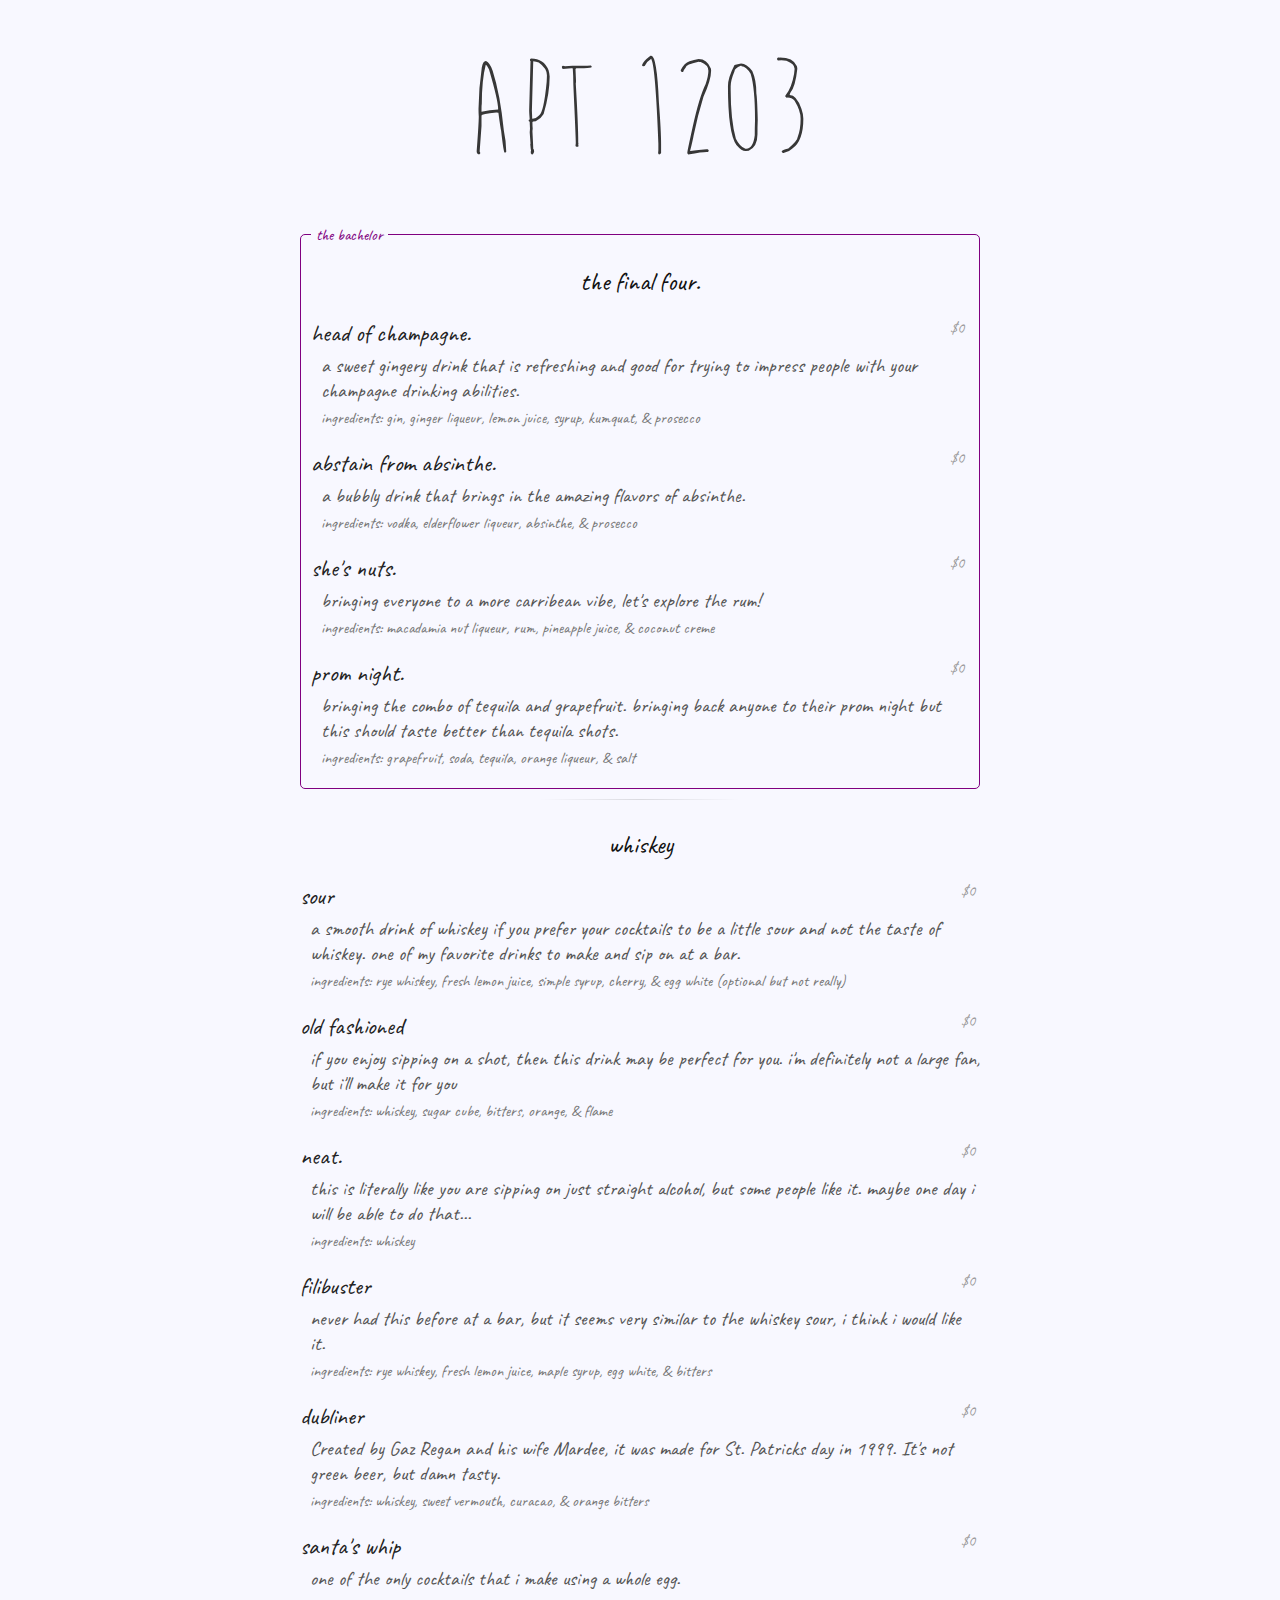
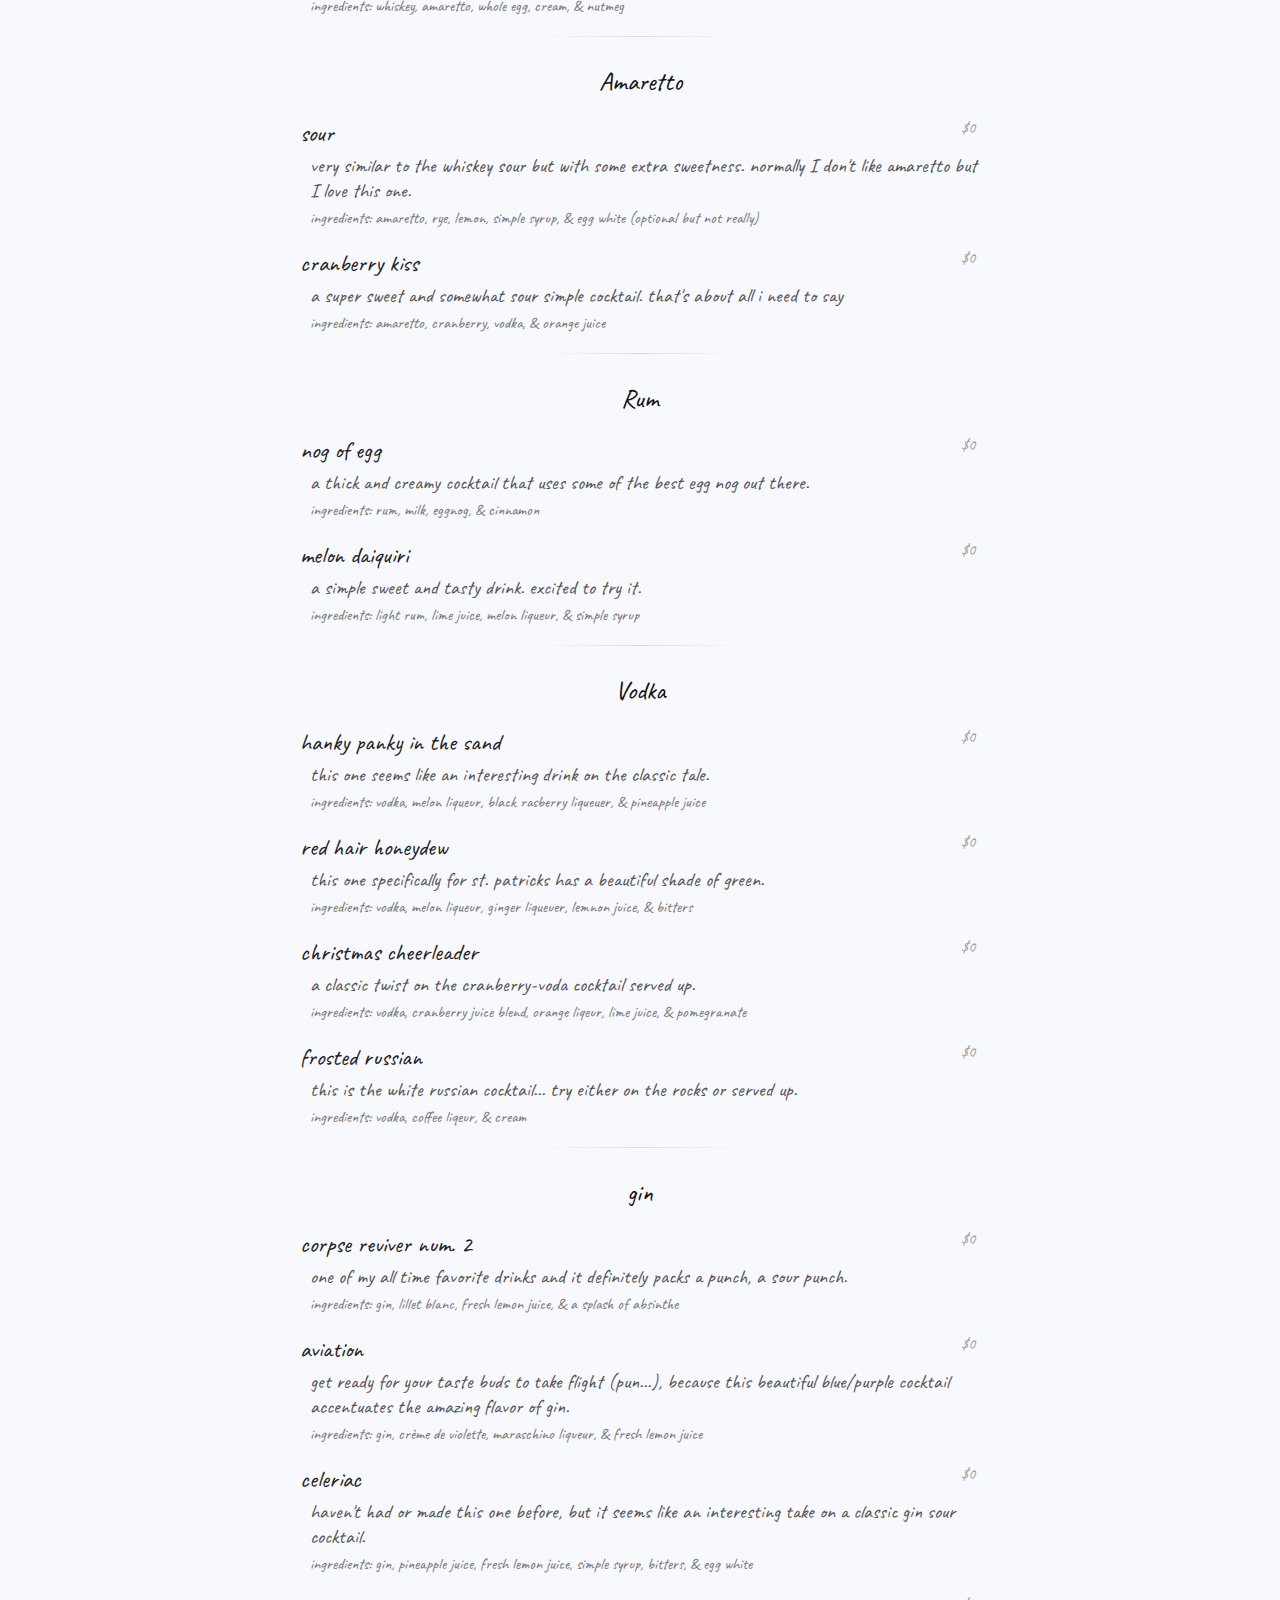
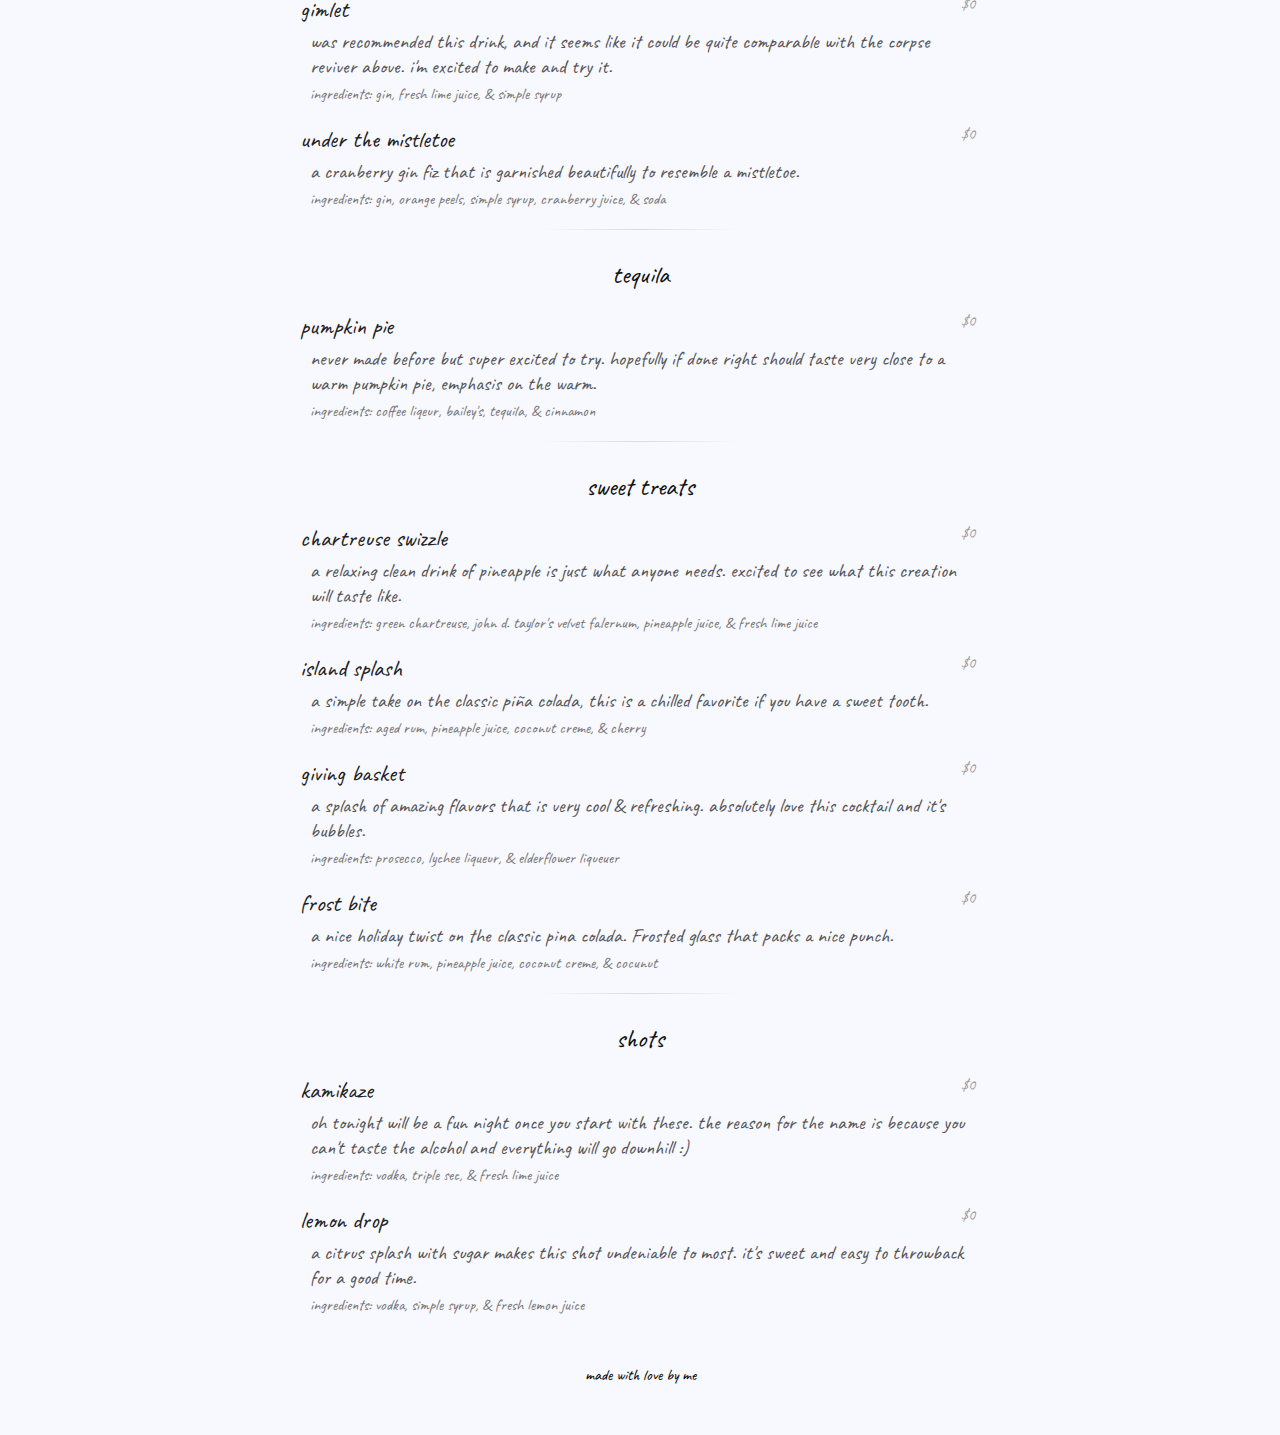
<file: index.html>
<!doctype html>
<html>
<head>
	<meta charset="utf8">
	<meta name='viewport' content='width=device-width, initial-scale=1.0, maximum-scale=1.0, user-scalable=0' />
	<title>Apt 1203</title>

	<link href="https://fonts.googleapis.com/css?family=Caveat:400,700" rel="stylesheet">
	<link href="css/main.css" rel="stylesheet">
</head>
<body>
	<div class="container">
		<img class="logo" src="imgs/logo.svg" />

		<div class="menu">
			<div class="labeledSection event">
				<div class="label">the bachelor</div>
				<div class="section">the final four.</div>

				<div class="item">
					<div class="name">head of champagne.</div>
					<div class="description">a sweet gingery drink that is refreshing and good for trying to impress people with your champagne drinking abilities.</div>
					<div class="ingredients">ingredients: gin, ginger liqueur, lemon juice, syrup, kumquat, &amp; prosecco</div>
					<div class="price">$0</div>
				</div>

				<div class="item">
					<div class="name">abstain from absinthe.</div>
					<div class="description">a bubbly drink that brings in the amazing flavors of absinthe.</div>
					<div class="ingredients">ingredients: vodka, elderflower liqueur, absinthe, &amp; prosecco</div>
					<div class="price">$0</div>
				</div>

				<div class="item">
					<div class="name">she's nuts.</div>
					<div class="description">bringing everyone to a more carribean vibe, let's explore the rum!</div>
					<div class="ingredients">ingredients: macadamia nut liqueur, rum, pineapple juice, &amp; coconut creme</div>
					<div class="price">$0</div>
				</div>

				<div class="item">
					<div class="name">prom night.</div>
					<div class="description">bringing the combo of tequila and grapefruit. bringing back anyone to their prom night but this should taste better than tequila shots.</div>
					<div class="ingredients">ingredients: grapefruit, soda, tequila, orange liqueur, &amp; salt</div>
					<div class="price">$0</div>
				</div>
			</div>

			<hr class="style-two" />

			<div class="section">whiskey</div>

			<div class="item">
				<div class="name">sour</div>
				<div class="description">a smooth drink of whiskey if you prefer your cocktails to be a little sour and not the taste of whiskey. one of my favorite drinks to make and sip on at a bar.</div>
				<div class="ingredients">ingredients: rye whiskey, fresh lemon juice, simple syrup, cherry, &amp; egg white (optional but not really)</div>
				<div class="price">$0</div>
			</div>

			<div class="item">
				<div class="name">old fashioned</div>
				<div class="description">if you enjoy sipping on a shot, then this drink may be perfect for you. i'm definitely not a large fan, but i'll make it for you</div>
				<div class="ingredients">ingredients: whiskey, sugar cube, bitters, orange, &amp; flame</div>
				<div class="price">$0</div>
			</div>

			<div class="item">
				<div class="name">neat.</div>
				<div class="description">this is literally like you are sipping on just straight alcohol, but some people like it. maybe one day i will be able to do that...</div>
				<div class="ingredients">ingredients: whiskey</div>
				<div class="price">$0</div>
			</div>

			<div class="item">
				<div class="name">filibuster</div>
				<div class="description">never had this before at a bar, but it seems very similar to the whiskey sour, i think i would like it.</div>
				<div class="ingredients">ingredients: rye whiskey, fresh lemon juice, maple syrup, egg white, &amp; bitters</div>
				<div class="price">$0</div>
			</div>

			<div class="item">
				<div class="name">dubliner</div>
				<div class="description">Created by Gaz Regan and his wife Mardee, it was made for St. Patricks day in 1999. It's not green beer, but damn tasty.</div>
				<div class="ingredients">ingredients: whiskey, sweet vermouth, curacao, &amp; orange bitters</div>
				<div class="price">$0</div>
			</div>

			<div class="item">
				<div class="name">santa's whip</div>
				<div class="description">one of the only cocktails that i make using a whole egg.</div>
				<div class="ingredients">ingredients: whiskey, amaretto, whole egg, cream, &amp; nutmeg</div>
				<div class="price">$0</div>
			</div>

			<hr class="style-two" />

			<div class="section">Amaretto</div>

			<div class="item">
				<div class="name">sour</div>
				<div class="description">very similar to the whiskey sour but with some extra sweetness. normally I don't like amaretto but I love this one.</div>
				<div class="ingredients">ingredients: amaretto, rye, lemon, simple syrup, &amp; egg white (optional but not really)</div>
				<div class="price">$0</div>
			</div>

			<div class="item">
				<div class="name">cranberry kiss</div>
				<div class="description">a super sweet and somewhat sour simple cocktail. that's about all i need to say</div>
				<div class="ingredients">ingredients: amaretto, cranberry, vodka, &amp; orange juice</div>
				<div class="price">$0</div>
			</div>

			<hr class="style-two" />

			<div class="section">Rum</div>

			<div class="item">
				<div class="name">nog of egg</div>
				<div class="description">a thick and creamy cocktail that uses some of the best egg nog out there.</div>
				<div class="ingredients">ingredients: rum, milk, eggnog, &amp; cinnamon</div>
				<div class="price">$0</div>
			</div>

			<div class="item">
				<div class="name">melon daiquiri</div>
				<div class="description">a simple sweet and tasty drink. excited to try it.</div>
				<div class="ingredients">ingredients: light rum, lime juice, melon liqueur, &amp; simple syrup</div>
				<div class="price">$0</div>
			</div>

			<hr class="style-two" />

			<div class="section">Vodka</div>

			<div class="item">
				<div class="name">hanky panky in the sand</div>
				<div class="description">this one seems like an interesting drink on the classic tale.</div>
				<div class="ingredients">ingredients: vodka, melon liqueur, black rasberry liqueuer, &amp; pineapple juice</div>
				<div class="price">$0</div>
			</div>

			<div class="item">
				<div class="name">red hair honeydew</div>
				<div class="description">this one specifically for st. patricks has a beautiful shade of green.</div>
				<div class="ingredients">ingredients: vodka, melon liqueur, ginger liqueuer, lemnon juice, &amp; bitters</div>
				<div class="price">$0</div>
			</div>

			<div class="item">
				<div class="name">christmas cheerleader</div>
				<div class="description">a classic twist on the cranberry-voda cocktail served up.</div>
				<div class="ingredients">ingredients: vodka, cranberry juice blend, orange liqeur, lime juice, &amp; pomegranate</div>
				<div class="price">$0</div>
			</div>

			<div class="item">
				<div class="name">frosted russian</div>
				<div class="description">this is the white russian cocktail... try either on the rocks or served up.</div>
				<div class="ingredients">ingredients: vodka, coffee liqeur, &amp; cream</div>
				<div class="price">$0</div>
			</div>

			<hr class="style-two" />

			<div class="section">gin</div>

			<div class="item">
				<div class="name">corpse reviver num. 2</div>
				<div class="description">one of my all time favorite drinks and it definitely packs a punch, a sour punch.</div>
				<div class="ingredients">ingredients: gin, lillet blanc, fresh lemon juice, &amp; a splash of absinthe</div>
				<div class="price">$0</div>
			</div>

			<div class="item">
				<div class="name">aviation</div>
				<div class="description">get ready for your taste buds to take flight (pun...), because this beautiful blue/purple cocktail accentuates the amazing flavor of gin.</div>
				<div class="ingredients">ingredients: gin, crème de violette, maraschino liqueur, &amp; fresh lemon juice</div>
				<div class="price">$0</div>
			</div>

			<div class="item">
				<div class="name">celeriac</div>
				<div class="description">haven't had or made this one before, but it seems like an interesting take on a classic gin sour cocktail.</div>
				<div class="ingredients">ingredients: gin, pineapple juice, fresh lemon juice, simple syrup, bitters, &amp; egg white</div>
				<div class="price">$0</div>
			</div>

			<div class="item">
				<div class="name">gimlet</div>
				<div class="description">was recommended this drink, and it seems like it could be quite comparable with the corpse reviver above. i'm excited to make and try it.</div>
				<div class="ingredients">ingredients: gin, fresh lime juice, &amp; simple syrup</div>
				<div class="price">$0</div>
			</div>

			<div class="item">
				<div class="name">under the mistletoe</div>
				<div class="description">a cranberry gin fiz that is garnished beautifully to resemble a mistletoe.</div>
				<div class="ingredients">ingredients: gin, orange peels, simple syrup, cranberry juice, &amp; soda</div>
				<div class="price">$0</div>
			</div>

			<hr class="style-two" />

			<div class="section">tequila</div>

			<div class="item">
				<div class="name">pumpkin pie</div>
				<div class="description">never made before but super excited to try. hopefully if done right should taste very close to a warm pumpkin pie, emphasis on the warm.</div>
				<div class="ingredients">ingredients: coffee liqeur, bailey's, tequila, &amp; cinnamon</div>
				<div class="price">$0</div>
			</div>

			<hr class="style-two" />

			<div class="section">sweet treats</div>

			<div class="item">
				<div class="name">chartreuse swizzle</div>
				<div class="description">a relaxing clean drink of pineapple is just what anyone needs. excited to see what this creation will taste like.</div>
				<div class="ingredients">ingredients: green chartreuse, john d. taylor's velvet falernum, pineapple juice, &amp; fresh lime juice</div>
				<div class="price">$0</div>
			</div>

			<div class="item">
				<div class="name">island splash</div>
				<div class="description">a simple take on the classic piña colada, this is a chilled favorite if you have a sweet tooth.</div>
				<div class="ingredients">ingredients: aged rum, pineapple juice, coconut creme, &amp; cherry</div>
				<div class="price">$0</div>
			</div>

			<div class="item">
				<div class="name">giving basket</div>
				<div class="description">a splash of amazing flavors that is very cool &amp; refreshing. absolutely love this cocktail and it's bubbles.</div>
				<div class="ingredients">ingredients: prosecco, lychee liqueur, &amp; elderflower liqueuer</div>
				<div class="price">$0</div>
			</div>

			<div class="item">
				<div class="name">frost bite</div>
				<div class="description">a nice holiday twist on the classic pina colada. Frosted glass that packs a nice punch.</div>
				<div class="ingredients">ingredients: white rum, pineapple juice, coconut creme, &amp; cocunut</div>
				<div class="price">$0</div>
			</div>

			<hr class="style-two" />

			<div class="section">shots</div>

			<div class="item">
				<div class="name">kamikaze</div>
				<div class="description">oh tonight will be a fun night once you start with these. the reason for the name is because you can't taste the alcohol and everything will go downhill :)</div>
				<div class="ingredients">ingredients: vodka, triple sec, &amp; fresh lime juice</div>
				<div class="price">$0</div>
			</div>

			<div class="item">
				<div class="name">lemon drop</div>
				<div class="description">a citrus splash with sugar makes this shot undeniable to most. it's sweet and easy to throwback for a good time.</div>
				<div class="ingredients">ingredients: vodka, simple syrup, &amp; fresh lemon juice</div>
				<div class="price">$0</div>
			</div>

			<br />
			<div class="footer">
				made with love by me
			</div>
		</div>
	</div>
</body>
</html>
</file>
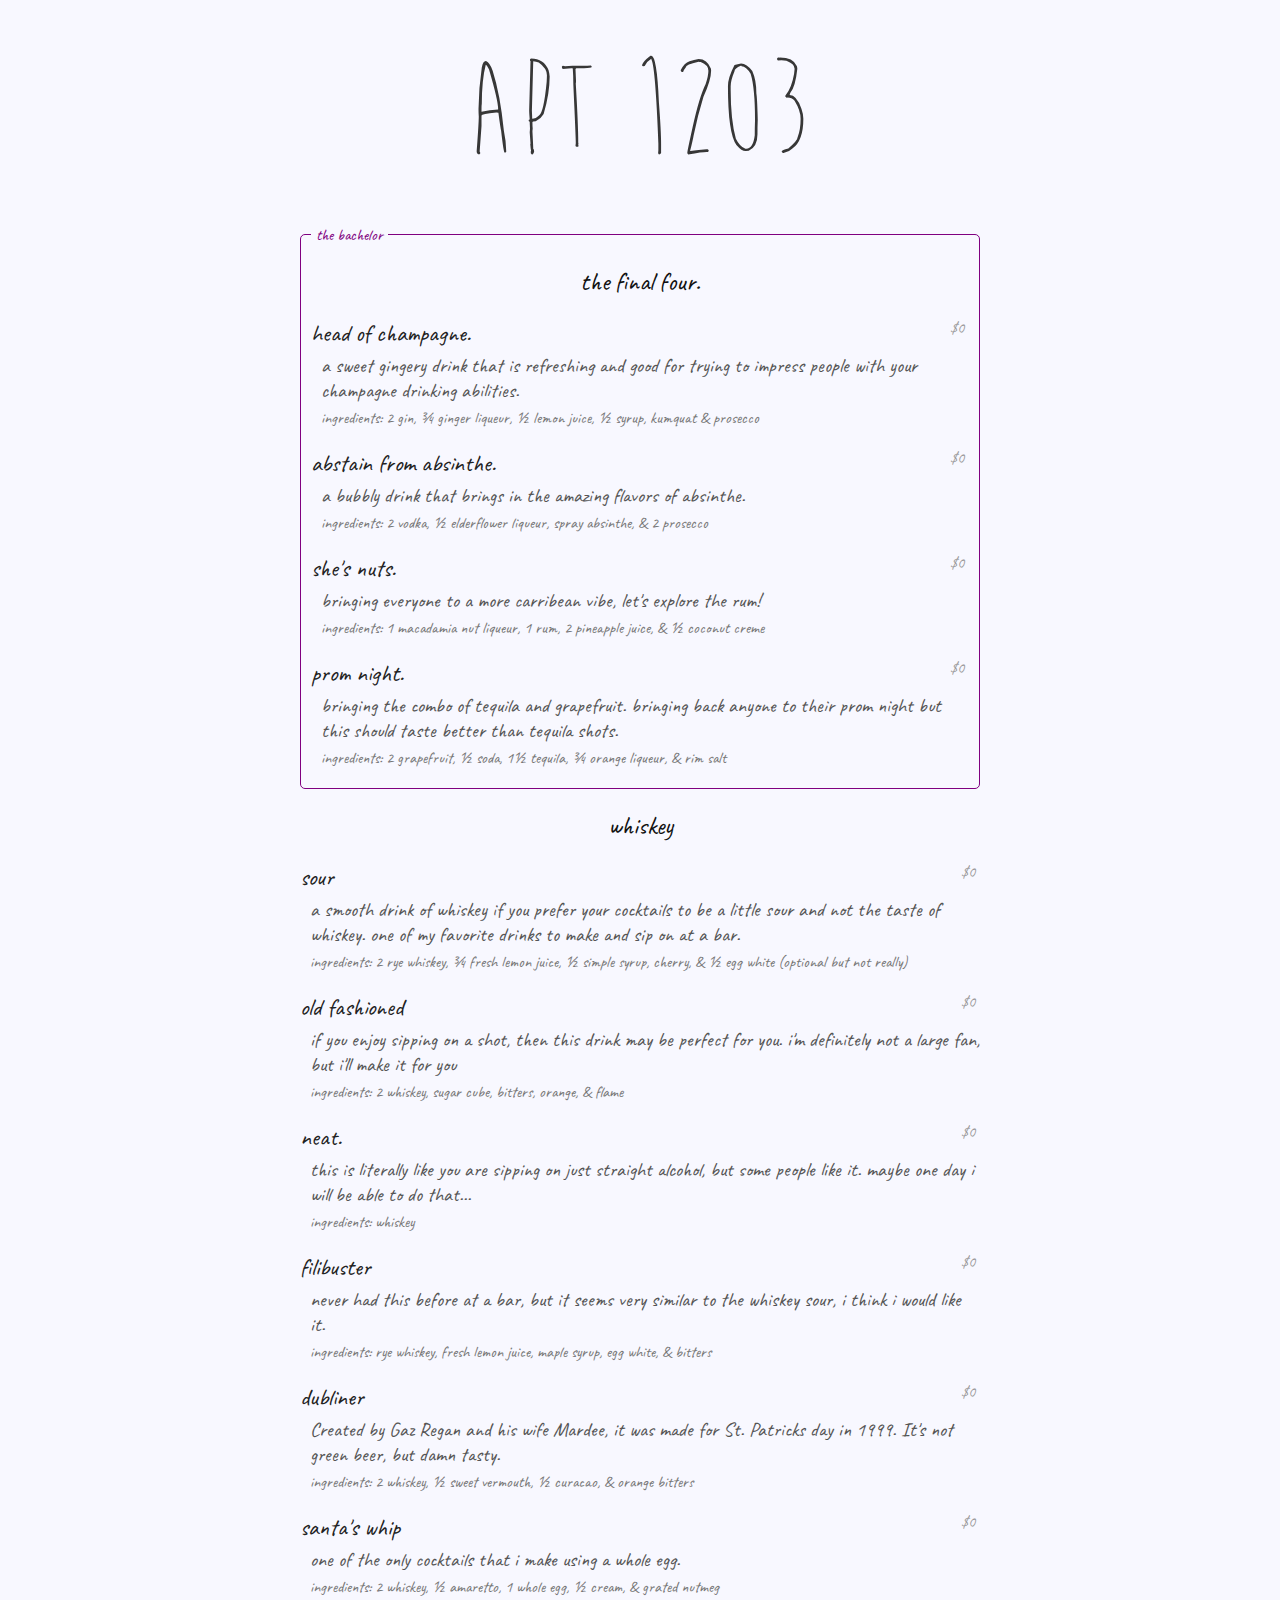
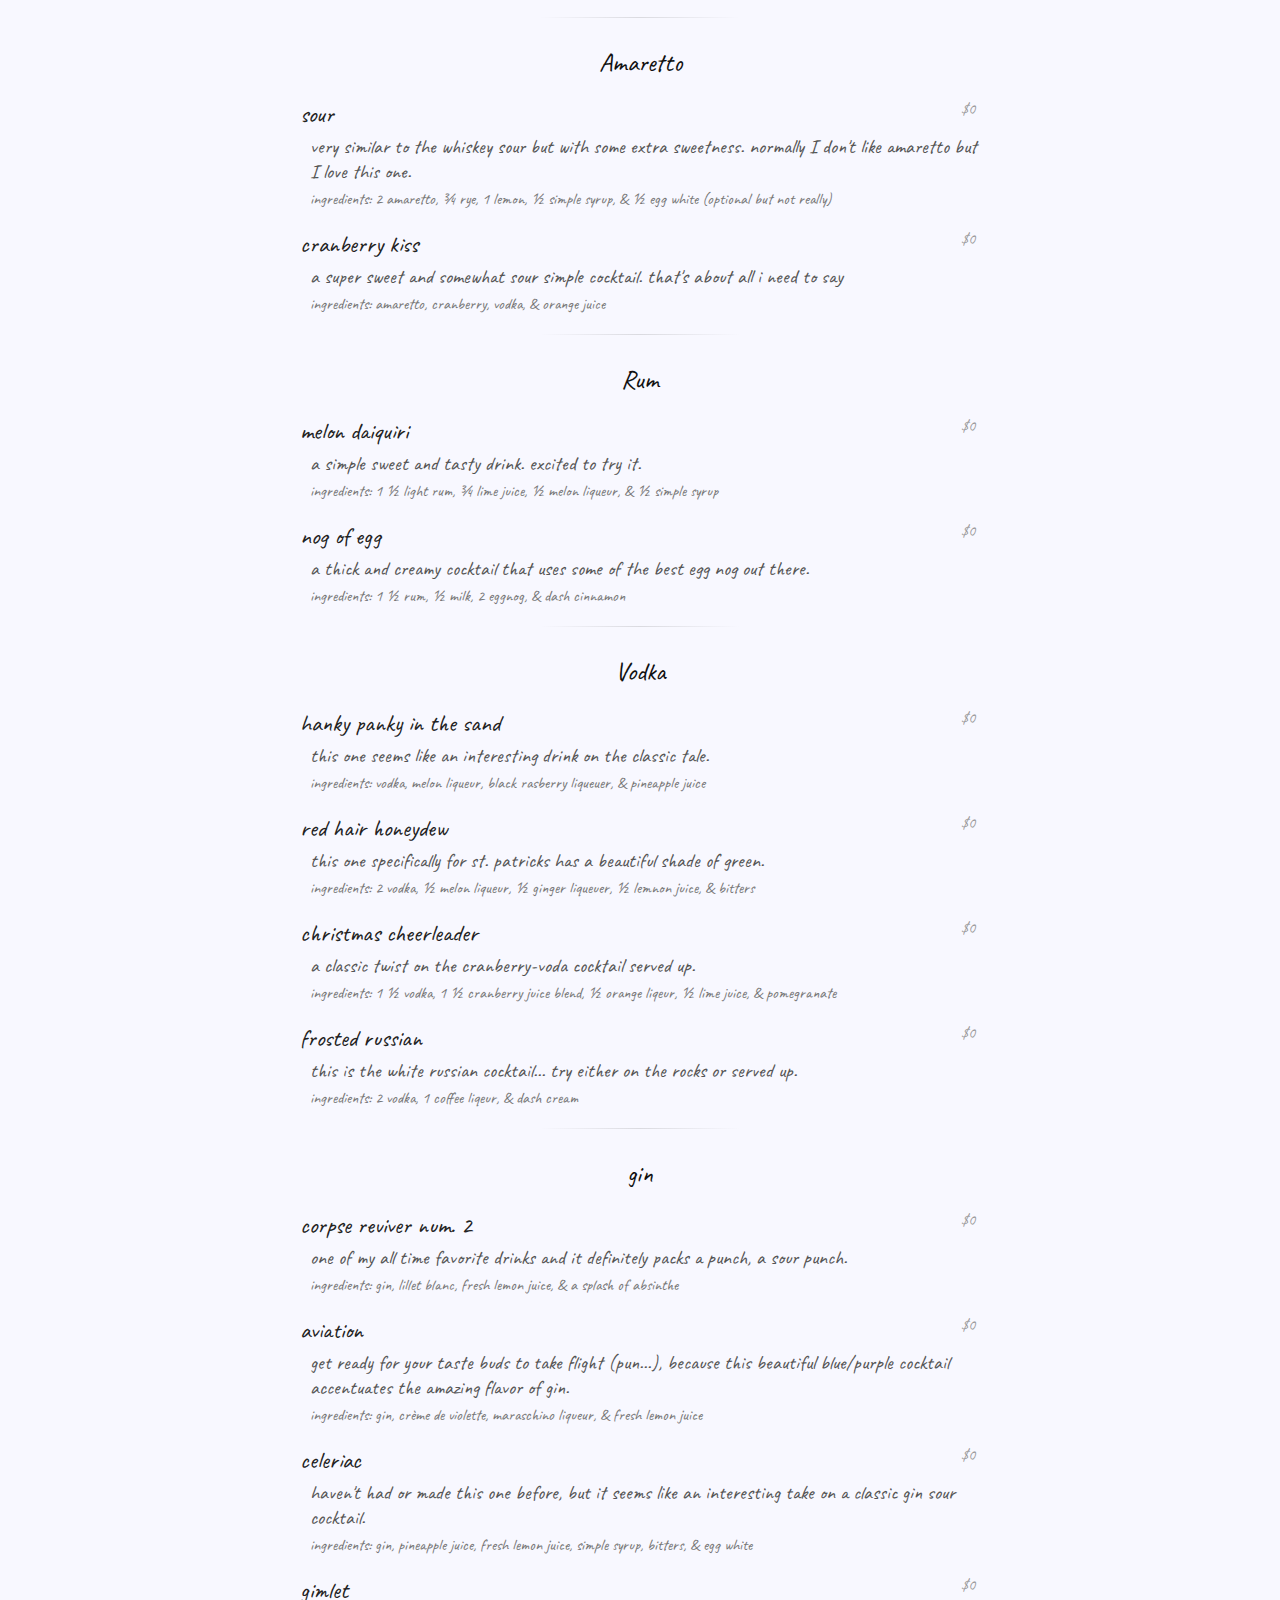
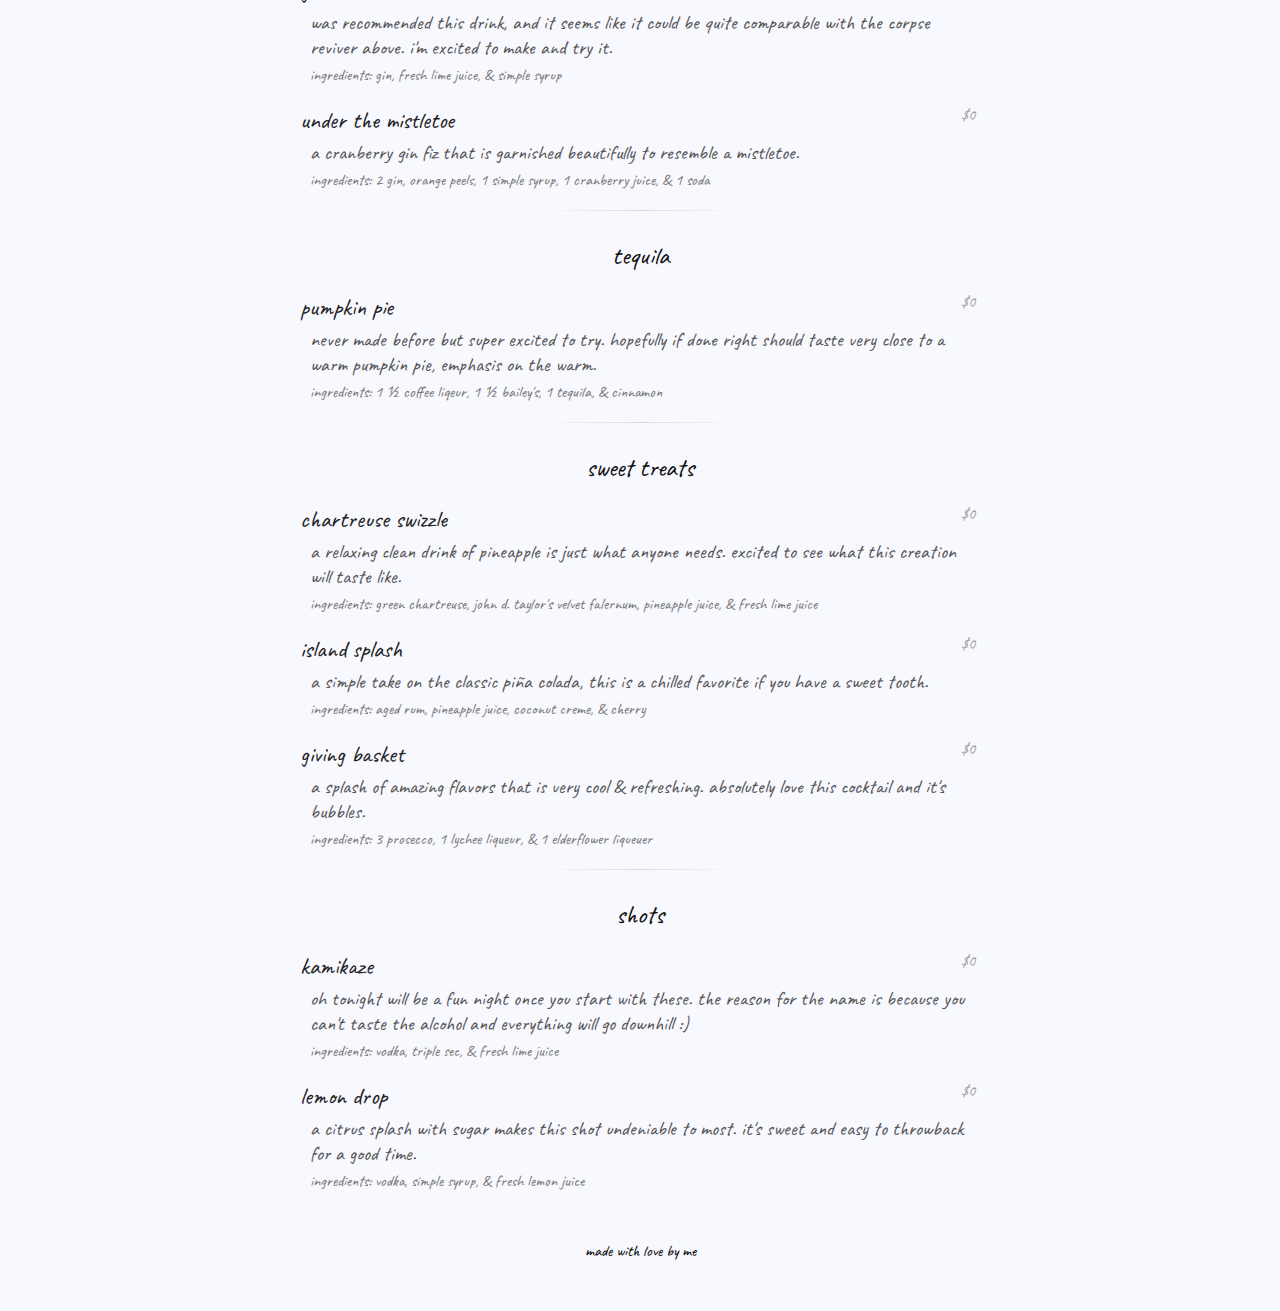
<file: recipes.html>
<!doctype html>
<html>
<head>
	<meta charset="utf8">
	<meta name='viewport' content='width=device-width, initial-scale=1.0, maximum-scale=1.0, user-scalable=0' />
	<title>Apt 1203</title>

	<link href="https://fonts.googleapis.com/css?family=Caveat:400,700" rel="stylesheet">
	<link href="css/main.css" rel="stylesheet">
</head>
<body>
	<div class="container">
		<img class="logo" src="imgs/logo.svg" />

		<div class="menu">
			<div class="labeledSection event">
				<div class="label">the bachelor</div>
				<div class="section">the final four.</div>

				<div class="item">
					<div class="name">head of champagne.</div>
					<div class="description">a sweet gingery drink that is refreshing and good for trying to impress people with your champagne drinking abilities.</div>
					<div class="ingredients">ingredients: 2 gin, &frac34; ginger liqueur, &frac12; lemon juice, &frac12; syrup, kumquat &amp; prosecco</div>
					<div class="price">$0</div>
				</div>

				<div class="item">
					<div class="name">abstain from absinthe.</div>
					<div class="description">a bubbly drink that brings in the amazing flavors of absinthe.</div>
					<div class="ingredients">ingredients: 2 vodka, &frac12; elderflower liqueur, spray absinthe, &amp; 2 prosecco</div>
					<div class="price">$0</div>
				</div>

				<div class="item">
					<div class="name">she's nuts.</div>
					<div class="description">bringing everyone to a more carribean vibe, let's explore the rum!</div>
					<div class="ingredients">ingredients: 1 macadamia nut liqueur, 1 rum, 2 pineapple juice, &amp; &frac12; coconut creme</div>
					<div class="price">$0</div>
				</div>

				<div class="item">
					<div class="name">prom night.</div>
					<div class="description">bringing the combo of tequila and grapefruit. bringing back anyone to their prom night but this should taste better than tequila shots.</div>
					<div class="ingredients">ingredients: 2 grapefruit, &frac12; soda, 1&frac12; tequila, &frac34; orange liqueur, &amp; rim salt</div>
					<div class="price">$0</div>
				</div>
			</div>

			<div class="section">whiskey</div>

			<div class="item">
				<div class="name">sour</div>
				<div class="description">a smooth drink of whiskey if you prefer your cocktails to be a little sour and not the taste of whiskey. one of my favorite drinks to make and sip on at a bar.</div>
				<div class="ingredients">ingredients: 2 rye whiskey, &frac34; fresh lemon juice, &frac12; simple syrup, cherry, &amp; &frac12; egg white (optional but not really)</div>
				<div class="price">$0</div>
			</div>

			<div class="item">
				<div class="name">old fashioned</div>
				<div class="description">if you enjoy sipping on a shot, then this drink may be perfect for you. i'm definitely not a large fan, but i'll make it for you</div>
				<div class="ingredients">ingredients: 2 whiskey, sugar cube, bitters, orange, &amp; flame</div>
				<div class="price">$0</div>
			</div>

			<div class="item">
				<div class="name">neat.</div>
				<div class="description">this is literally like you are sipping on just straight alcohol, but some people like it. maybe one day i will be able to do that...</div>
				<div class="ingredients">ingredients: whiskey</div>
				<div class="price">$0</div>
			</div>

			<div class="item">
				<div class="name">filibuster</div>
				<div class="description">never had this before at a bar, but it seems very similar to the whiskey sour, i think i would like it.</div>
				<div class="ingredients">ingredients: rye whiskey, fresh lemon juice, maple syrup, egg white, &amp; bitters</div>
				<div class="price">$0</div>
			</div>

			<div class="item">
				<div class="name">dubliner</div>
				<div class="description">Created by Gaz Regan and his wife Mardee, it was made for St. Patricks day in 1999. It's not green beer, but damn tasty.</div>
				<div class="ingredients">ingredients: 2 whiskey, &frac12; sweet vermouth, &frac12; curacao, &amp; orange bitters</div>
				<div class="price">$0</div>
			</div>

			<div class="item">
				<div class="name">santa's whip</div>
				<div class="description">one of the only cocktails that i make using a whole egg.</div>
				<div class="ingredients">ingredients: 2 whiskey, &frac12; amaretto, 1 whole egg, &frac12; cream, &amp; grated nutmeg</div>
				<div class="price">$0</div>
			</div>

			<hr class="style-two" />

			<div class="section">Amaretto</div>

			<div class="item">
				<div class="name">sour</div>
				<div class="description">very similar to the whiskey sour but with some extra sweetness. normally I don't like amaretto but I love this one.</div>
				<div class="ingredients">ingredients: 2 amaretto, &frac34; rye, 1 lemon, &frac12; simple syrup, &amp; &frac12; egg white (optional but not really)</div>
				<div class="price">$0</div>
			</div>

			<div class="item">
				<div class="name">cranberry kiss</div>
				<div class="description">a super sweet and somewhat sour simple cocktail. that's about all i need to say</div>
				<div class="ingredients">ingredients: amaretto, cranberry, vodka, &amp; orange juice</div>
				<div class="price">$0</div>
			</div>

			<hr class="style-two" />

			<div class="section">Rum</div>

			<div class="item">
				<div class="name">melon daiquiri</div>
				<div class="description">a simple sweet and tasty drink. excited to try it.</div>
				<div class="ingredients">ingredients: 1 &frac12; light rum, &frac34; lime juice, &frac12; melon liqueur, &amp; &frac12; simple syrup</div>
				<div class="price">$0</div>
			</div>

			<div class="item">
				<div class="name">nog of egg</div>
				<div class="description">a thick and creamy cocktail that uses some of the best egg nog out there.</div>
				<div class="ingredients">ingredients: 1 &frac12; rum, &frac12; milk, 2 eggnog,  &amp; dash cinnamon</div>
				<div class="price">$0</div>
			</div>

			<hr class="style-two" />

			<div class="section">Vodka</div>

			<div class="item">
				<div class="name">hanky panky in the sand</div>
				<div class="description">this one seems like an interesting drink on the classic tale.</div>
				<div class="ingredients">ingredients: vodka, melon liqueur, black rasberry liqueuer, &amp; pineapple juice</div>
				<div class="price">$0</div>
			</div>

			<div class="item">
				<div class="name">red hair honeydew</div>
				<div class="description">this one specifically for st. patricks has a beautiful shade of green.</div>
				<div class="ingredients">ingredients: 2 vodka, &frac12; melon liqueur, &frac12; ginger liqueuer, &frac12; lemnon juice, &amp; bitters</div>
				<div class="price">$0</div>
			</div>

			<div class="item">
				<div class="name">christmas cheerleader</div>
				<div class="description">a classic twist on the cranberry-voda cocktail served up.</div>
				<div class="ingredients">ingredients: 1 &frac12; vodka, 1 &frac12; cranberry juice blend, &frac12; orange liqeur, &frac12; lime juice, &amp; pomegranate</div>
				<div class="price">$0</div>
			</div>

			<div class="item">
				<div class="name">frosted russian</div>
				<div class="description">this is the white russian cocktail... try either on the rocks or served up.</div>
				<div class="ingredients">ingredients: 2 vodka, 1 coffee liqeur, &amp; dash cream</div>
				<div class="price">$0</div>
			</div>

			<hr class="style-two" />

			<div class="section">gin</div>

			<div class="item">
				<div class="name">corpse reviver num. 2</div>
				<div class="description">one of my all time favorite drinks and it definitely packs a punch, a sour punch.</div>
				<div class="ingredients">ingredients: gin, lillet blanc, fresh lemon juice, &amp; a splash of absinthe</div>
				<div class="price">$0</div>
			</div>

			<div class="item">
				<div class="name">aviation</div>
				<div class="description">get ready for your taste buds to take flight (pun...), because this beautiful blue/purple cocktail accentuates the amazing flavor of gin.</div>
				<div class="ingredients">ingredients: gin, crème de violette, maraschino liqueur, &amp; fresh lemon juice</div>
				<div class="price">$0</div>
			</div>

			<div class="item">
				<div class="name">celeriac</div>
				<div class="description">haven't had or made this one before, but it seems like an interesting take on a classic gin sour cocktail.</div>
				<div class="ingredients">ingredients: gin, pineapple juice, fresh lemon juice, simple syrup, bitters, &amp; egg white</div>
				<div class="price">$0</div>
			</div>

			<div class="item">
				<div class="name">gimlet</div>
				<div class="description">was recommended this drink, and it seems like it could be quite comparable with the corpse reviver above. i'm excited to make and try it.</div>
				<div class="ingredients">ingredients: gin, fresh lime juice, &amp; simple syrup</div>
				<div class="price">$0</div>
			</div>

			<div class="item">
				<div class="name">under the mistletoe</div>
				<div class="description">a cranberry gin fiz that is garnished beautifully to resemble a mistletoe.</div>
				<div class="ingredients">ingredients: 2 gin, orange peels, 1 simple syrup, 1 cranberry juice, &amp; 1 soda</div>
				<div class="price">$0</div>
			</div>

			<hr class="style-two" />

			<div class="section">tequila</div>

			<div class="item">
				<div class="name">pumpkin pie</div>
				<div class="description">never made before but super excited to try. hopefully if done right should taste very close to a warm pumpkin pie, emphasis on the warm.</div>
				<div class="ingredients">ingredients: 1 &frac12; coffee liqeur, 1 &frac12; bailey's, 1 tequila, &amp; cinnamon</div>
				<div class="price">$0</div>
			</div>

			<hr class="style-two" />

			<div class="section">sweet treats</div>

			<div class="item">
				<div class="name">chartreuse swizzle</div>
				<div class="description">a relaxing clean drink of pineapple is just what anyone needs. excited to see what this creation will taste like.</div>
				<div class="ingredients">ingredients: green chartreuse, john d. taylor's velvet falernum, pineapple juice, &amp; fresh lime juice</div>
				<div class="price">$0</div>
			</div>

			<div class="item">
				<div class="name">island splash</div>
				<div class="description">a simple take on the classic piña colada, this is a chilled favorite if you have a sweet tooth.</div>
				<div class="ingredients">ingredients: aged rum, pineapple juice, coconut creme, &amp; cherry</div>
				<div class="price">$0</div>
			</div>

			<div class="item">
				<div class="name">giving basket</div>
				<div class="description">a splash of amazing flavors that is very cool &amp; refreshing. absolutely love this cocktail and it's bubbles.</div>
				<div class="ingredients">ingredients: 3 prosecco, 1 lychee liqueur, &amp; 1 elderflower liqueuer</div>
				<div class="price">$0</div>
			</div>

			<hr class="style-two" />

			<div class="section">shots</div>

			<div class="item">
				<div class="name">kamikaze</div>
				<div class="description">oh tonight will be a fun night once you start with these. the reason for the name is because you can't taste the alcohol and everything will go downhill :)</div>
				<div class="ingredients">ingredients: vodka, triple sec, &amp; fresh lime juice</div>
				<div class="price">$0</div>
			</div>

			<div class="item">
				<div class="name">lemon drop</div>
				<div class="description">a citrus splash with sugar makes this shot undeniable to most. it's sweet and easy to throwback for a good time.</div>
				<div class="ingredients">ingredients: vodka, simple syrup, &amp; fresh lemon juice</div>
				<div class="price">$0</div>
			</div>

			<br />
			<div class="footer">
				made with love by me
			</div>
		</div>
	</div>
</body>
</html>
</file>
<file: css/main.css>
body {
	text-align: center;
	margin: 0;
	padding: 0;
	background-color: #F8F8FF;
}
.container {
	display: inline-block;
	max-width: 700px;
	width: 100%;

	height: 500px;
}
.logo {
	display: inline-block;
	width: 100%;
	max-width: 350px;
	height: auto;
}
.menu {
	text-align: left;
	padding: 10px;
}
.section {
	text-align: center;
	display: inline-block;
	width: 100%;
	padding-top: 20px;
	padding-bottom: 10px;

	font-family: 'Caveat', cursive;
	font-weight: 400;
	font-size: 26px;
	color: #111111;
}
.item {
	display: inline-block;
	text-align: left;
	padding-top: 10px;
	padding-bottom: 10px;
	position: relative;
	width: 100%;

	font-family: 'Caveat', cursive;
	font-weight: 400;
}
.item .name {
	display: inline-block;
	text-align: left;
	padding-bottom: 5px;
	font-size: 24px;
	color: #222222;
}
.item .description {
	font-size: 20px;
	color: #555555;

	padding-left: 10px;
	padding-bottom: 5px;
}
.item .ingredients {
	font-size: 16px;
	color: #777777;
	padding-left: 10px;
}
.item .price {
	position: absolute;
	top: 10px;
	right: 5px;
	color: #999999;
}
.footer {
	text-align: center;
	display: inline-block;
	width: 100%;
	padding-top: 40px;
	padding-bottom: 40px;

	font-family: 'Caveat', cursive;
	font-weight: 400;
	font-size: 16px;
	color: #1111111;
}

/* Labeled Section */
.labeledSection {
	position: relative;
	border: solid 1px green;
	border-radius: 5px;
	padding: 10px;

	margin-top: 10px;
}
.labeledSection .label {
	position: absolute;
	top: -10px;
	left: 10px;

	padding-left: 5px;
	padding-right: 5px;

	font-family: 'Caveat', cursive;
	background-color: #F8F8FF;
}
.labeledSection.event {
	border-color: purple;
	color: purple;
}
.labeledSection.new {
	border-color: green;
	color: green;
}

/* Helpers */
hr.style-two {
	margin-top: 10px;
	width: 200px;
    border: 0;
    height: 1px;
    background-image: linear-gradient(to right, rgba(100, 100, 100, 0), rgba(100, 100, 100, 0.20), rgba(100, 100, 100, 0));
}

@media only screen and (max-width: 400px) {
    .logo {
		max-width: 300px;
	}
}
</file>
